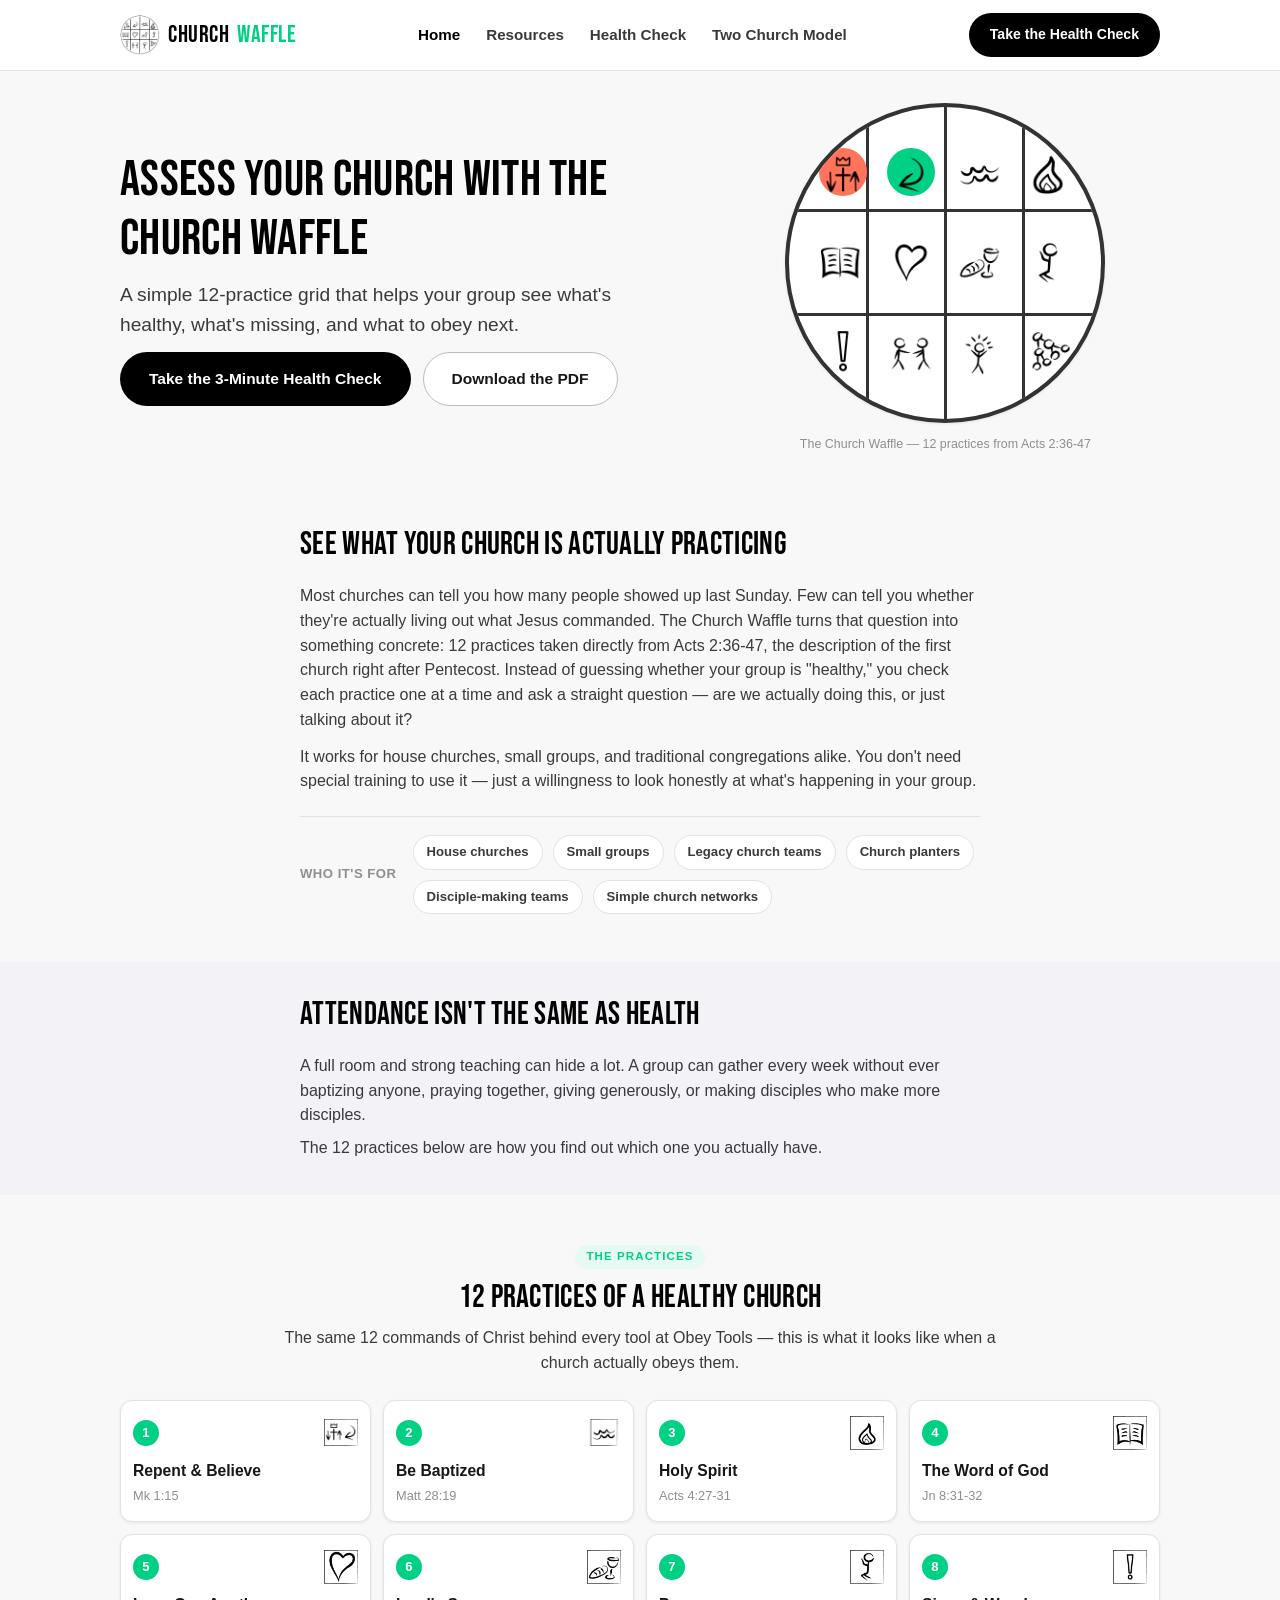
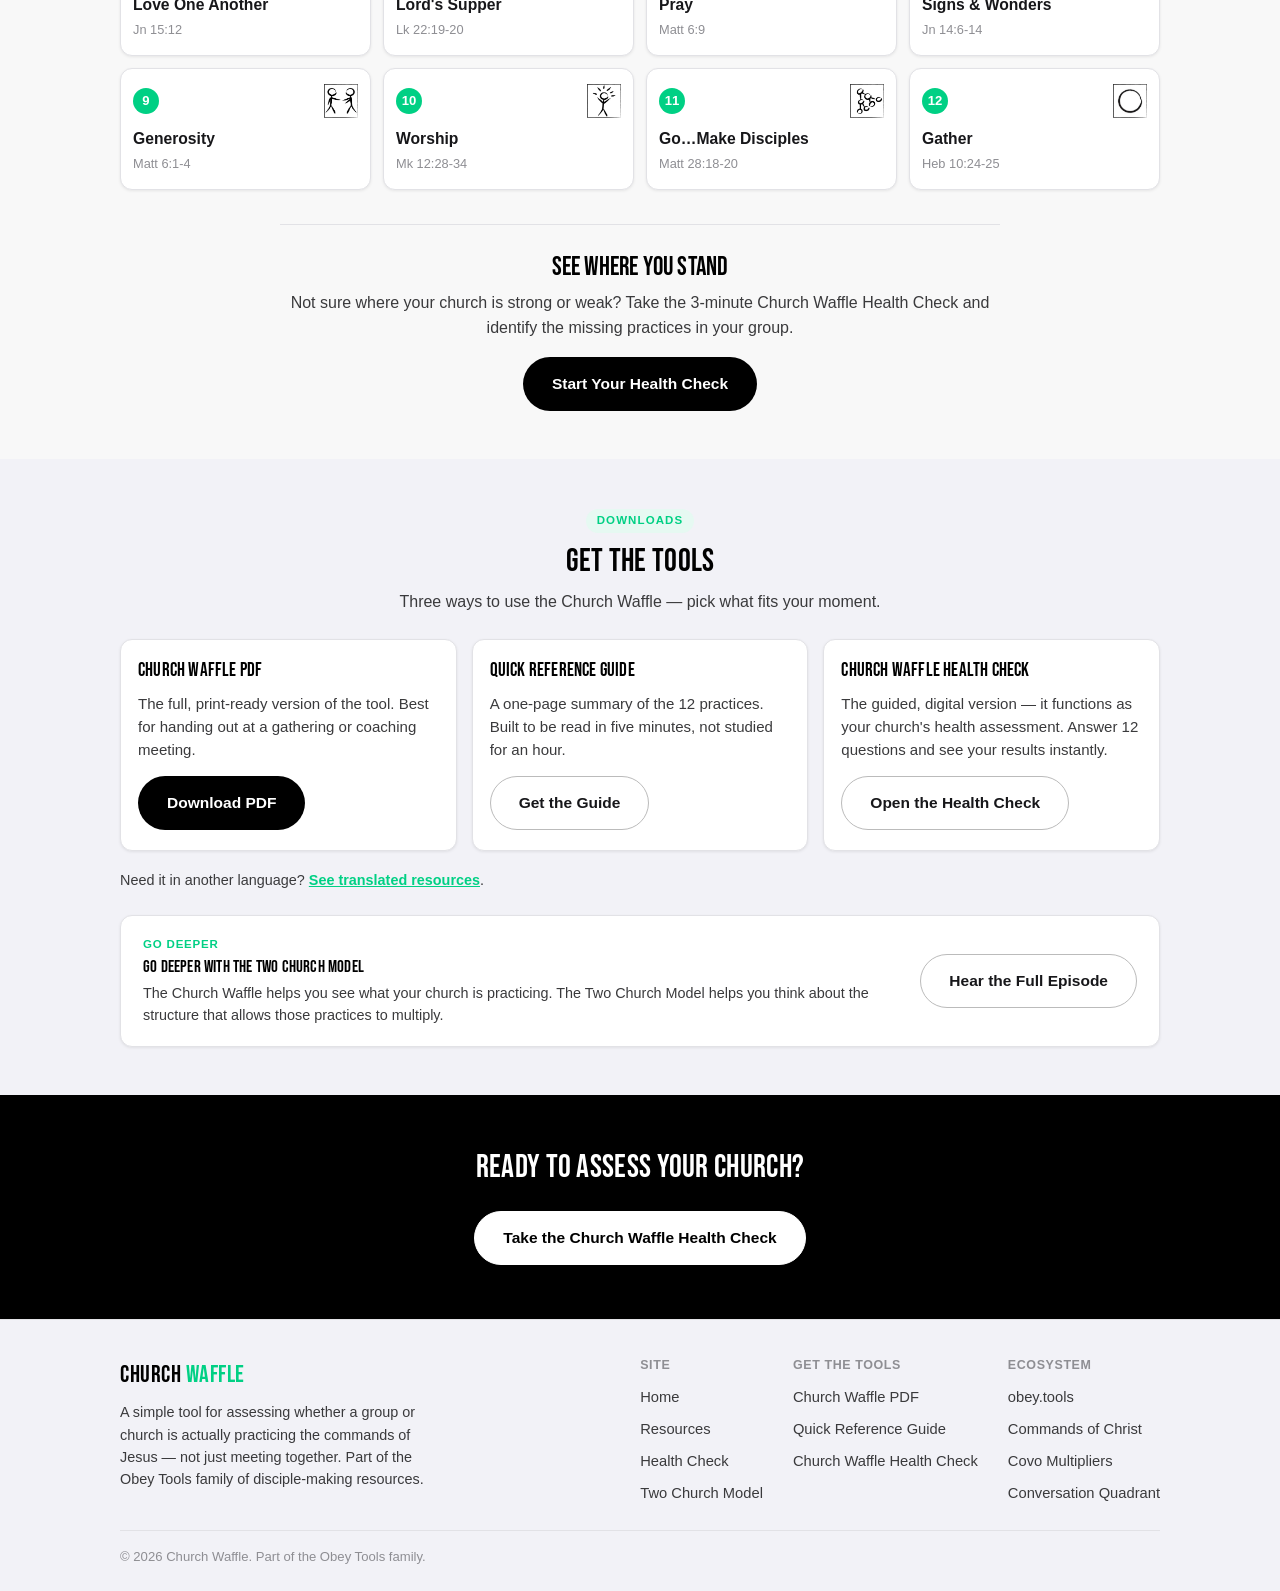
<file: index.html>
<!DOCTYPE html>
<html lang="en">
<head>
<meta charset="UTF-8">
<meta name="viewport" content="width=device-width, initial-scale=1.0">
<title>Church Waffle | Simple Church Health Assessment Tool</title>
<meta name="description" content="Use the Church Waffle to assess whether your church or group is practicing the commands of Jesus. Download the tool, take the health check, and learn next steps.">
<link rel="canonical" href="https://churchwaffle.com/">

<meta property="og:type" content="website">
<meta property="og:title" content="Church Waffle | Simple Church Health Assessment Tool">
<meta property="og:description" content="Use the Church Waffle to assess whether your church or group is practicing the commands of Jesus. Download the tool, take the health check, and learn next steps.">
<meta property="og:url" content="https://churchwaffle.com/">
<meta property="og:site_name" content="Church Waffle">
<meta property="og:image" content="https://churchwaffle.com/assets/og-image.png">

<meta name="twitter:card" content="summary_large_image">
<meta name="twitter:title" content="Church Waffle | Simple Church Health Assessment Tool">
<meta name="twitter:description" content="Use the Church Waffle to assess whether your church or group is practicing the commands of Jesus. Download the tool, take the health check, and learn next steps.">
<meta name="twitter:image" content="https://churchwaffle.com/assets/og-image.png">

<link rel="icon" type="image/x-icon" href="assets/favicons/favicon.ico">
<link rel="icon" type="image/png" sizes="32x32" href="assets/favicons/favicon-32x32.png">
<link rel="icon" type="image/png" sizes="16x16" href="assets/favicons/favicon-16x16.png">
<link rel="apple-touch-icon" sizes="180x180" href="assets/favicons/apple-touch-icon.png">
<link rel="icon" type="image/png" sizes="192x192" href="assets/favicons/android-chrome-192x192.png">
<link rel="icon" type="image/png" sizes="512x512" href="assets/favicons/android-chrome-512x512.png">
<link rel="manifest" href="assets/favicons/site.webmanifest">
<meta name="theme-color" content="#000000">
<link rel="preconnect" href="https://fonts.googleapis.com">
<link rel="preconnect" href="https://fonts.gstatic.com" crossorigin>
<link rel="stylesheet" href="https://fonts.googleapis.com/css2?family=Bebas+Neue&display=swap">
<link rel="stylesheet" href="css/style.css?v=11">
</head>
<body>

<header class="site-header">
  <nav class="nav">
    <a href="index.html" class="nav-logo"><img src="assets/favicons/android-chrome-192x192.png" alt="" width="28" height="28" class="nav-logo-icon">CHURCH <span>WAFFLE</span></a>
    <button class="nav-toggle" aria-label="Toggle navigation" aria-expanded="false">
      <span></span><span></span><span></span>
    </button>
    <ul class="nav-links">
      <li><a href="index.html" aria-current="page">Home</a></li>
      <li><a href="resources.html">Resources</a></li>
      <li><a href="diagnostic.html">Health Check</a></li>
      <li><a href="two-church-model.html">Two Church Model</a></li>
    </ul>
    <div class="nav-cta">
      <a href="#" data-link="diagnostic" class="btn btn-primary">Take the Health Check</a>
    </div>
  </nav>
</header>

<main>

  <!-- Hero -->
  <section class="hero">
    <div class="container">
      <div class="hero-grid">
        <div class="hero-copy">
          <h1>Assess Your Church With the Church Waffle</h1>
          <p class="subhead">A simple 12-practice grid that helps your group see what's healthy, what's missing, and what to obey next.</p>
          <div class="btn-row">
            <a href="#" data-link="diagnostic" class="btn btn-primary">Take the 3-Minute Health Check</a>
            <a href="#" data-link="pdf" class="btn btn-secondary">Download the PDF</a>
          </div>
        </div>
        <div class="church-circle-wrap">
          <div class="church-circle" role="img" aria-label="The Church Waffle: a circle divided into 12 practices from Acts 2:36-47 — believe the gospel, repent, be baptized, receive the Spirit, word, love, Lord's Supper, pray, signs and wonders, give, worship, make disciples">
            <div class="vertical-line left"></div>
            <div class="vertical-line center"></div>
            <div class="vertical-line right"></div>
            <div class="horizontal-line top"></div>
            <div class="horizontal-line bottom"></div>
            <div class="icon-grid" aria-hidden="true">
              <div class="icon-cell"><img src="assets/images/icons/gospel-icon.webp" alt="Believe the Gospel"></div>
              <div class="icon-cell"><img src="assets/images/icons/repent-icon.webp" alt="Repent"></div>
              <div class="icon-cell"><img src="assets/images/icons/baptism-icon.webp" alt="Be Baptized"></div>
              <div class="icon-cell"><img src="assets/images/icons/holy-spirit-icon.webp" alt="Receive the Spirit"></div>
              <div class="icon-cell"><img src="assets/images/icons/word-icon.webp" alt="Word"></div>
              <div class="icon-cell"><img src="assets/images/icons/love-icon.webp" alt="Love"></div>
              <div class="icon-cell"><img src="assets/images/icons/lords-supper-icon.webp" alt="Lord's Supper"></div>
              <div class="icon-cell"><img src="assets/images/icons/pray-icon.webp" alt="Pray"></div>
              <div class="icon-cell"><img src="assets/images/icons/signs-and-wonders-icon.webp" alt="Signs and Wonders"></div>
              <div class="icon-cell"><img src="assets/images/icons/give-icon.webp" alt="Give"></div>
              <div class="icon-cell"><img src="assets/images/icons/worship-icon.webp" alt="Worship"></div>
              <div class="icon-cell"><img src="assets/images/icons/go-make-disciples-icon.webp" alt="Make Disciples"></div>
            </div>
          </div>
          <p class="waffle-caption">The Church Waffle — 12 practices from Acts 2:36-47</p>
        </div>
      </div>
    </div>
  </section>

  <!-- The problem + how the Church Waffle solves it -->
  <section class="section">
    <div class="container-narrow">
      <div class="section-header align-left">
        <h2>See What Your Church Is Actually Practicing</h2>
      </div>
      <p>Most churches can tell you how many people showed up last Sunday. Few can tell you whether they're actually living out what Jesus commanded. The Church Waffle turns that question into something concrete: 12 practices taken directly from Acts 2:36-47, the description of the first church right after Pentecost. Instead of guessing whether your group is "healthy," you check each practice one at a time and ask a straight question — are we actually doing this, or just talking about it?</p>
      <p style="margin-top:12px;">It works for house churches, small groups, and traditional congregations alike. You don't need special training to use it — just a willingness to look honestly at what's happening in your group.</p>
      <div class="audience-row">
        <span class="audience-row-label">Who it's for</span>
        <div class="audience-tags audience-tags-sm">
          <span class="audience-tag">House churches</span>
          <span class="audience-tag">Small groups</span>
          <span class="audience-tag">Legacy church teams</span>
          <span class="audience-tag">Church planters</span>
          <span class="audience-tag">Disciple-making teams</span>
          <span class="audience-tag">Simple church networks</span>
        </div>
      </div>
    </div>
  </section>

  <!-- The problem it solves -->
  <section class="section section-alt section-tight">
    <div class="container-narrow">
      <div class="section-header align-left">
        <h2>Attendance Isn't the Same as Health</h2>
      </div>
      <p>A full room and strong teaching can hide a lot. A group can gather every week without ever baptizing anyone, praying together, giving generously, or making disciples who make more disciples.</p>
      <p style="margin-top:8px;">The 12 practices below are how you find out which one you actually have.</p>
    </div>
  </section>

  <!-- The 12 practices + health check CTA -->
  <section class="section">
    <div class="container">
      <div class="section-header">
        <span class="eyebrow">The Practices</span>
        <h2>12 Practices of a Healthy Church</h2>
        <p>The same 12 commands of Christ behind every tool at Obey Tools — this is what it looks like when a church actually obeys them.</p>
      </div>
      <div class="practice-grid">
        <div class="practice-card">
          <div class="practice-card-top"><span class="practice-num">1</span><img src="assets/images/practices/repent-believe.webp" alt="" class="practice-icon"></div>
          <div class="practice-title">Repent &amp; Believe</div><div class="practice-ref">Mk 1:15</div>
        </div>
        <div class="practice-card">
          <div class="practice-card-top"><span class="practice-num">2</span><img src="assets/images/practices/be-baptized.webp" alt="" class="practice-icon"></div>
          <div class="practice-title">Be Baptized</div><div class="practice-ref">Matt 28:19</div>
        </div>
        <div class="practice-card">
          <div class="practice-card-top"><span class="practice-num">3</span><img src="assets/images/practices/holy-spirit.webp" alt="" class="practice-icon"></div>
          <div class="practice-title">Holy Spirit</div><div class="practice-ref">Acts 4:27-31</div>
        </div>
        <div class="practice-card">
          <div class="practice-card-top"><span class="practice-num">4</span><img src="assets/images/practices/word.webp" alt="" class="practice-icon"></div>
          <div class="practice-title">The Word of God</div><div class="practice-ref">Jn 8:31-32</div>
        </div>
        <div class="practice-card">
          <div class="practice-card-top"><span class="practice-num">5</span><img src="assets/images/practices/love.webp" alt="" class="practice-icon"></div>
          <div class="practice-title">Love One Another</div><div class="practice-ref">Jn 15:12</div>
        </div>
        <div class="practice-card">
          <div class="practice-card-top"><span class="practice-num">6</span><img src="assets/images/practices/lords-supper.webp" alt="" class="practice-icon"></div>
          <div class="practice-title">Lord's Supper</div><div class="practice-ref">Lk 22:19-20</div>
        </div>
        <div class="practice-card">
          <div class="practice-card-top"><span class="practice-num">7</span><img src="assets/images/practices/pray.webp" alt="" class="practice-icon"></div>
          <div class="practice-title">Pray</div><div class="practice-ref">Matt 6:9</div>
        </div>
        <div class="practice-card">
          <div class="practice-card-top"><span class="practice-num">8</span><img src="assets/images/practices/signs-wonders.webp" alt="" class="practice-icon"></div>
          <div class="practice-title">Signs &amp; Wonders</div><div class="practice-ref">Jn 14:6-14</div>
        </div>
        <div class="practice-card">
          <div class="practice-card-top"><span class="practice-num">9</span><img src="assets/images/practices/generosity.webp" alt="" class="practice-icon"></div>
          <div class="practice-title">Generosity</div><div class="practice-ref">Matt 6:1-4</div>
        </div>
        <div class="practice-card">
          <div class="practice-card-top"><span class="practice-num">10</span><img src="assets/images/practices/worship.webp" alt="" class="practice-icon"></div>
          <div class="practice-title">Worship</div><div class="practice-ref">Mk 12:28-34</div>
        </div>
        <div class="practice-card">
          <div class="practice-card-top"><span class="practice-num">11</span><img src="assets/images/practices/make-disciples.webp" alt="" class="practice-icon"></div>
          <div class="practice-title">Go&hellip;Make Disciples</div><div class="practice-ref">Matt 28:18-20</div>
        </div>
        <div class="practice-card">
          <div class="practice-card-top"><span class="practice-num">12</span><img src="assets/images/practices/gather.webp" alt="" class="practice-icon"></div>
          <div class="practice-title">Gather</div><div class="practice-ref">Heb 10:24-25</div>
        </div>
      </div>
      <div class="practices-cta">
        <h3>See Where You Stand</h3>
        <p>Not sure where your church is strong or weak? Take the 3-minute Church Waffle Health Check and identify the missing practices in your group.</p>
        <div class="mt-16">
          <a href="#" data-link="diagnostic" class="btn btn-primary">Start Your Health Check</a>
        </div>
      </div>
    </div>
  </section>

  <!-- Get the tools -->
  <section class="section section-alt">
    <div class="container">
      <div class="section-header">
        <span class="eyebrow">Downloads</span>
        <h2>Get the Tools</h2>
        <p>Three ways to use the Church Waffle — pick what fits your moment.</p>
      </div>
      <div class="card-grid">
        <div class="card">
          <h3>Church Waffle PDF</h3>
          <p>The full, print-ready version of the tool. Best for handing out at a gathering or coaching meeting.</p>
          <a href="#" data-link="pdf" class="btn btn-primary">Download PDF</a>
        </div>
        <div class="card">
          <h3>Quick Reference Guide</h3>
          <p>A one-page summary of the 12 practices. Built to be read in five minutes, not studied for an hour.</p>
          <a href="#" data-link="quickReference" class="btn btn-secondary">Get the Guide</a>
        </div>
        <div class="card">
          <h3>Church Waffle Health Check</h3>
          <p>The guided, digital version — it functions as your church's health assessment. Answer 12 questions and see your results instantly.</p>
          <a href="#" data-link="diagnostic" class="btn btn-secondary">Open the Health Check</a>
        </div>
      </div>
      <p style="margin-top:18px; font-size:0.9rem;">Need it in another language? <a href="resources.html#translations" style="color:var(--cw-accent-dark); font-weight:600;">See translated resources</a>.</p>

      <div class="recommend-card">
        <div class="recommend-card-copy">
          <span class="recommend-card-label">Go Deeper</span>
          <h3>Go Deeper With the Two Church Model</h3>
          <p>The Church Waffle helps you see what your church is practicing. The Two Church Model helps you think about the structure that allows those practices to multiply.</p>
        </div>
        <a href="two-church-model.html" class="btn btn-secondary">Hear the Full Episode</a>
      </div>
    </div>
  </section>

  <!-- Final CTA -->
  <section class="section-cta">
    <div class="container-narrow">
      <h2>Ready to Assess Your Church?</h2>
      <div class="mt-24">
        <a href="#" data-link="diagnostic" class="btn btn-secondary">Take the Church Waffle Health Check</a>
      </div>
    </div>
  </section>

</main>

<footer class="site-footer">
  <div class="container">
    <div class="footer-top">
      <div class="footer-brand">
        <a href="index.html" class="nav-logo">CHURCH <span>WAFFLE</span></a>
        <p>A simple tool for assessing whether a group or church is actually practicing the commands of Jesus — not just meeting together. Part of the Obey Tools family of disciple-making resources.</p>
      </div>
      <div class="footer-links">
        <div class="footer-col">
          <h4>Site</h4>
          <ul>
            <li><a href="index.html">Home</a></li>
            <li><a href="resources.html">Resources</a></li>
            <li><a href="diagnostic.html">Health Check</a></li>
            <li><a href="two-church-model.html">Two Church Model</a></li>
          </ul>
        </div>
        <div class="footer-col">
          <h4>Get the Tools</h4>
          <ul>
            <li><a href="#" data-link="pdf">Church Waffle PDF</a></li>
            <li><a href="#" data-link="quickReference">Quick Reference Guide</a></li>
            <li><a href="#" data-link="diagnostic">Church Waffle Health Check</a></li>
          </ul>
        </div>
        <div class="footer-col">
          <h4>Ecosystem</h4>
          <ul>
            <li><a href="#" data-link="obeyTools">obey.tools</a></li>
            <li><a href="#" data-link="commandsOfChrist">Commands of Christ</a></li>
            <li><a href="#" data-link="covoMultipliers">Covo Multipliers</a></li>
            <li><a href="#" data-link="conversationQuadrant">Conversation Quadrant</a></li>
          </ul>
        </div>
      </div>
    </div>
    <div class="footer-bottom">
      <span>&copy; <span id="cw-year"></span> Church Waffle. Part of the Obey Tools family.</span>
    </div>
  </div>
</footer>

<script src="js/links.js?v=6"></script>
<script src="js/main.js?v=6"></script>
</body>
</html>
</file>
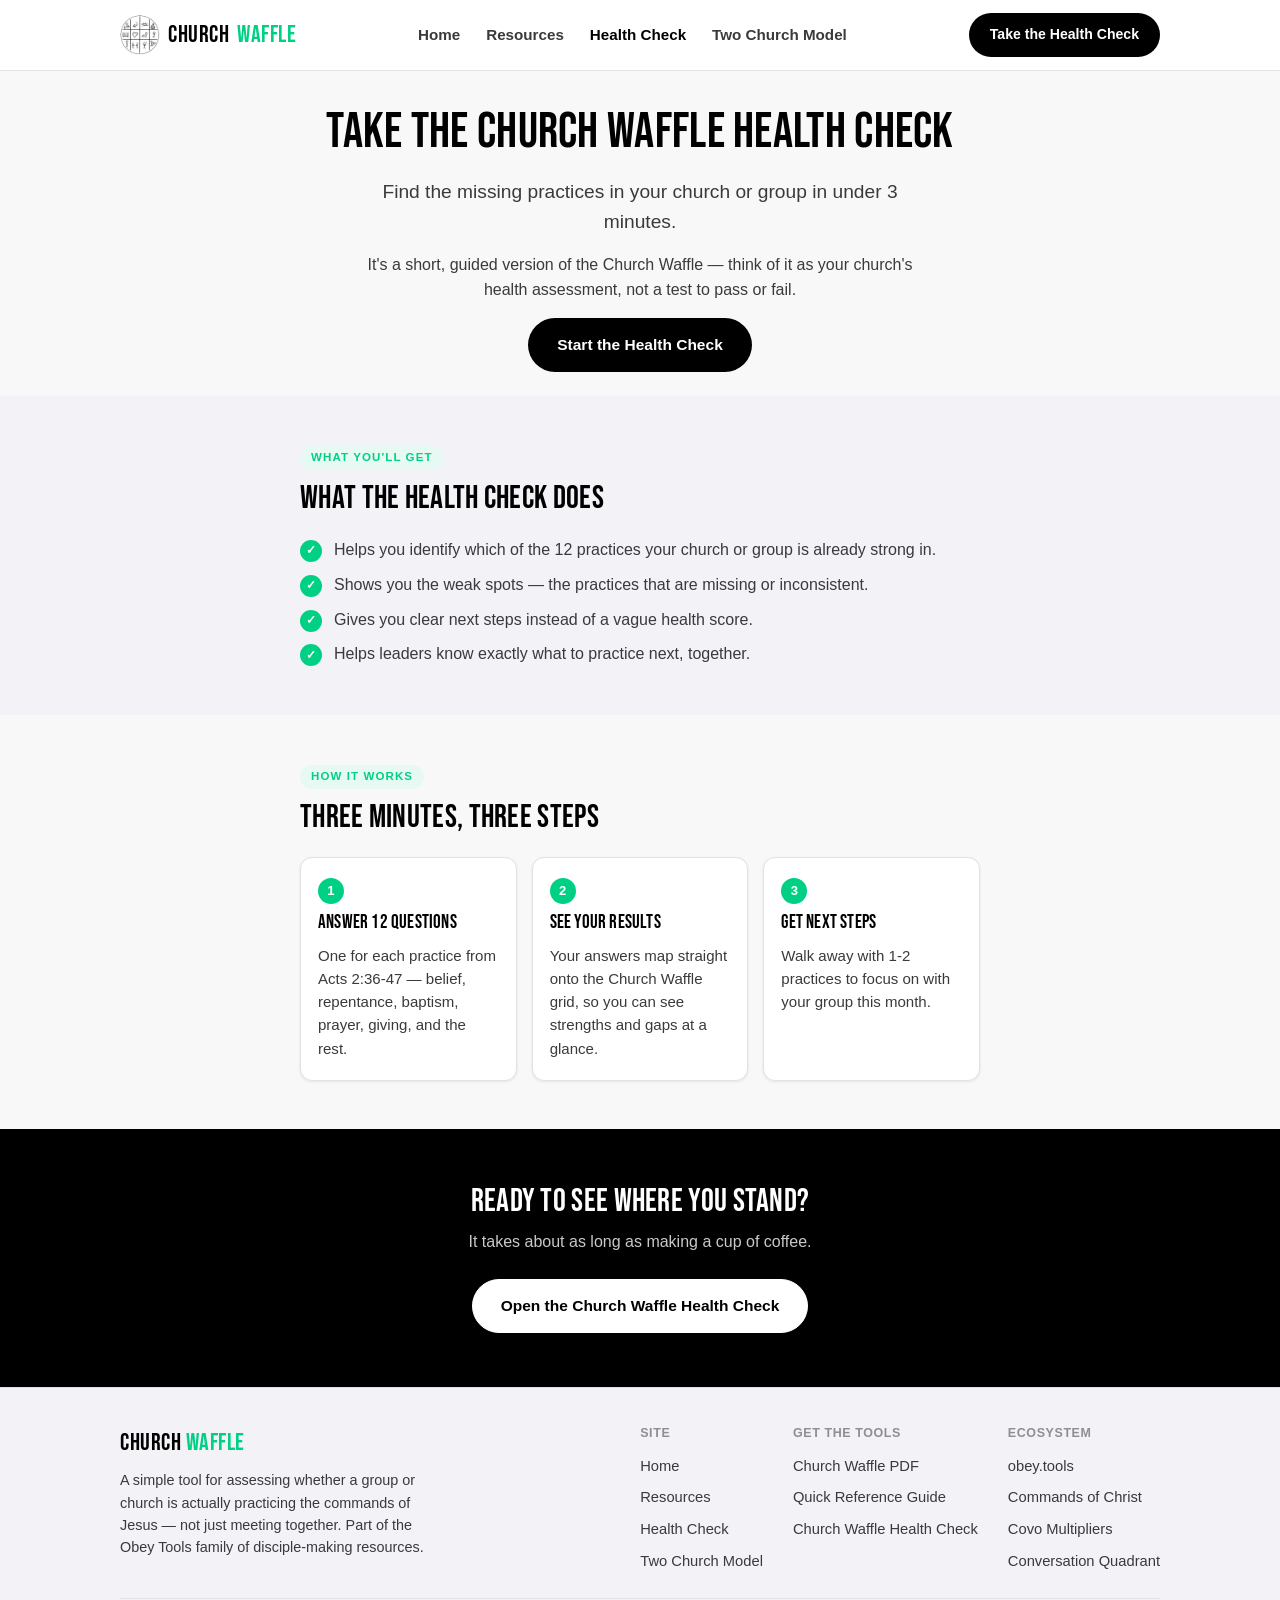
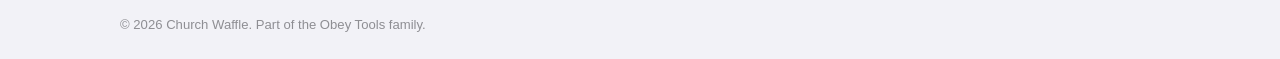
<file: diagnostic.html>
<!DOCTYPE html>
<html lang="en">
<head>
<meta charset="UTF-8">
<meta name="viewport" content="width=device-width, initial-scale=1.0">
<title>Church Waffle Health Check | See Where Your Church Stands in 3 Minutes</title>
<meta name="description" content="Find the missing practices in your church or group in under 3 minutes with the free Church Waffle Health Check.">
<link rel="canonical" href="https://churchwaffle.com/diagnostic.html">

<meta property="og:type" content="website">
<meta property="og:title" content="Church Waffle Health Check | See Where Your Church Stands in 3 Minutes">
<meta property="og:description" content="Find the missing practices in your church or group in under 3 minutes with the free Church Waffle Health Check.">
<meta property="og:url" content="https://churchwaffle.com/diagnostic.html">
<meta property="og:site_name" content="Church Waffle">
<meta property="og:image" content="https://churchwaffle.com/assets/og-image.png">

<meta name="twitter:card" content="summary_large_image">
<meta name="twitter:title" content="Church Waffle Health Check | See Where Your Church Stands in 3 Minutes">
<meta name="twitter:description" content="Find the missing practices in your church or group in under 3 minutes with the free Church Waffle Health Check.">
<meta name="twitter:image" content="https://churchwaffle.com/assets/og-image.png">

<link rel="icon" type="image/x-icon" href="assets/favicons/favicon.ico">
<link rel="icon" type="image/png" sizes="32x32" href="assets/favicons/favicon-32x32.png">
<link rel="icon" type="image/png" sizes="16x16" href="assets/favicons/favicon-16x16.png">
<link rel="apple-touch-icon" sizes="180x180" href="assets/favicons/apple-touch-icon.png">
<link rel="icon" type="image/png" sizes="192x192" href="assets/favicons/android-chrome-192x192.png">
<link rel="icon" type="image/png" sizes="512x512" href="assets/favicons/android-chrome-512x512.png">
<link rel="manifest" href="assets/favicons/site.webmanifest">
<meta name="theme-color" content="#000000">
<link rel="preconnect" href="https://fonts.googleapis.com">
<link rel="preconnect" href="https://fonts.gstatic.com" crossorigin>
<link rel="stylesheet" href="https://fonts.googleapis.com/css2?family=Bebas+Neue&display=swap">
<link rel="stylesheet" href="css/style.css?v=11">
</head>
<body>

<header class="site-header">
  <nav class="nav">
    <a href="index.html" class="nav-logo"><img src="assets/favicons/android-chrome-192x192.png" alt="" width="28" height="28" class="nav-logo-icon">CHURCH <span>WAFFLE</span></a>
    <button class="nav-toggle" aria-label="Toggle navigation" aria-expanded="false">
      <span></span><span></span><span></span>
    </button>
    <ul class="nav-links">
      <li><a href="index.html">Home</a></li>
      <li><a href="resources.html">Resources</a></li>
      <li><a href="diagnostic.html" aria-current="page">Health Check</a></li>
      <li><a href="two-church-model.html">Two Church Model</a></li>
    </ul>
    <div class="nav-cta">
      <a href="#" data-link="diagnostic" class="btn btn-primary">Take the Health Check</a>
    </div>
  </nav>
</header>

<main>

  <!-- Above the fold -->
  <section class="hero">
    <div class="container-narrow">
      <h1>Take the Church Waffle Health Check</h1>
      <p class="subhead">Find the missing practices in your church or group in under 3 minutes.</p>
      <p style="max-width:560px; margin:0 auto;">It's a short, guided version of the Church Waffle — think of it as your church's health assessment, not a test to pass or fail.</p>
      <div class="btn-row" style="justify-content:center;">
        <a href="#" data-link="diagnostic" class="btn btn-primary">Start the Health Check</a>
      </div>
    </div>
  </section>

  <!-- What it does -->
  <section class="section section-alt">
    <div class="container-narrow">
      <div class="section-header align-left">
        <span class="eyebrow">What you'll get</span>
        <h2>What the Health Check Does</h2>
      </div>
      <ul class="check-list">
        <li>Helps you identify which of the 12 practices your church or group is already strong in.</li>
        <li>Shows you the weak spots — the practices that are missing or inconsistent.</li>
        <li>Gives you clear next steps instead of a vague health score.</li>
        <li>Helps leaders know exactly what to practice next, together.</li>
      </ul>
    </div>
  </section>

  <!-- How it works -->
  <section class="section">
    <div class="container-narrow">
      <div class="section-header align-left">
        <span class="eyebrow">How it works</span>
        <h2>Three Minutes, Three Steps</h2>
      </div>
      <div class="card-grid">
        <div class="card">
          <span class="practice-num">1</span>
          <h3>Answer 12 questions</h3>
          <p>One for each practice from Acts 2:36-47 — belief, repentance, baptism, prayer, giving, and the rest.</p>
        </div>
        <div class="card">
          <span class="practice-num">2</span>
          <h3>See your results</h3>
          <p>Your answers map straight onto the Church Waffle grid, so you can see strengths and gaps at a glance.</p>
        </div>
        <div class="card">
          <span class="practice-num">3</span>
          <h3>Get next steps</h3>
          <p>Walk away with 1-2 practices to focus on with your group this month.</p>
        </div>
      </div>
    </div>
  </section>

  <!-- Repeated CTA -->
  <section class="section-cta">
    <div class="container-narrow">
      <h2>Ready to See Where You Stand?</h2>
      <p style="color:#c9c9cc; margin-top:8px;">It takes about as long as making a cup of coffee.</p>
      <div class="mt-24">
        <a href="#" data-link="diagnostic" class="btn btn-secondary">Open the Church Waffle Health Check</a>
      </div>
    </div>
  </section>

</main>

<footer class="site-footer">
  <div class="container">
    <div class="footer-top">
      <div class="footer-brand">
        <a href="index.html" class="nav-logo">CHURCH <span>WAFFLE</span></a>
        <p>A simple tool for assessing whether a group or church is actually practicing the commands of Jesus — not just meeting together. Part of the Obey Tools family of disciple-making resources.</p>
      </div>
      <div class="footer-links">
        <div class="footer-col">
          <h4>Site</h4>
          <ul>
            <li><a href="index.html">Home</a></li>
            <li><a href="resources.html">Resources</a></li>
            <li><a href="diagnostic.html">Health Check</a></li>
            <li><a href="two-church-model.html">Two Church Model</a></li>
          </ul>
        </div>
        <div class="footer-col">
          <h4>Get the Tools</h4>
          <ul>
            <li><a href="#" data-link="pdf">Church Waffle PDF</a></li>
            <li><a href="#" data-link="quickReference">Quick Reference Guide</a></li>
            <li><a href="#" data-link="diagnostic">Church Waffle Health Check</a></li>
          </ul>
        </div>
        <div class="footer-col">
          <h4>Ecosystem</h4>
          <ul>
            <li><a href="#" data-link="obeyTools">obey.tools</a></li>
            <li><a href="#" data-link="commandsOfChrist">Commands of Christ</a></li>
            <li><a href="#" data-link="covoMultipliers">Covo Multipliers</a></li>
            <li><a href="#" data-link="conversationQuadrant">Conversation Quadrant</a></li>
          </ul>
        </div>
      </div>
    </div>
    <div class="footer-bottom">
      <span>&copy; <span id="cw-year"></span> Church Waffle. Part of the Obey Tools family.</span>
    </div>
  </div>
</footer>

<script src="js/links.js?v=6"></script>
<script src="js/main.js?v=6"></script>
</body>
</html>
</file>
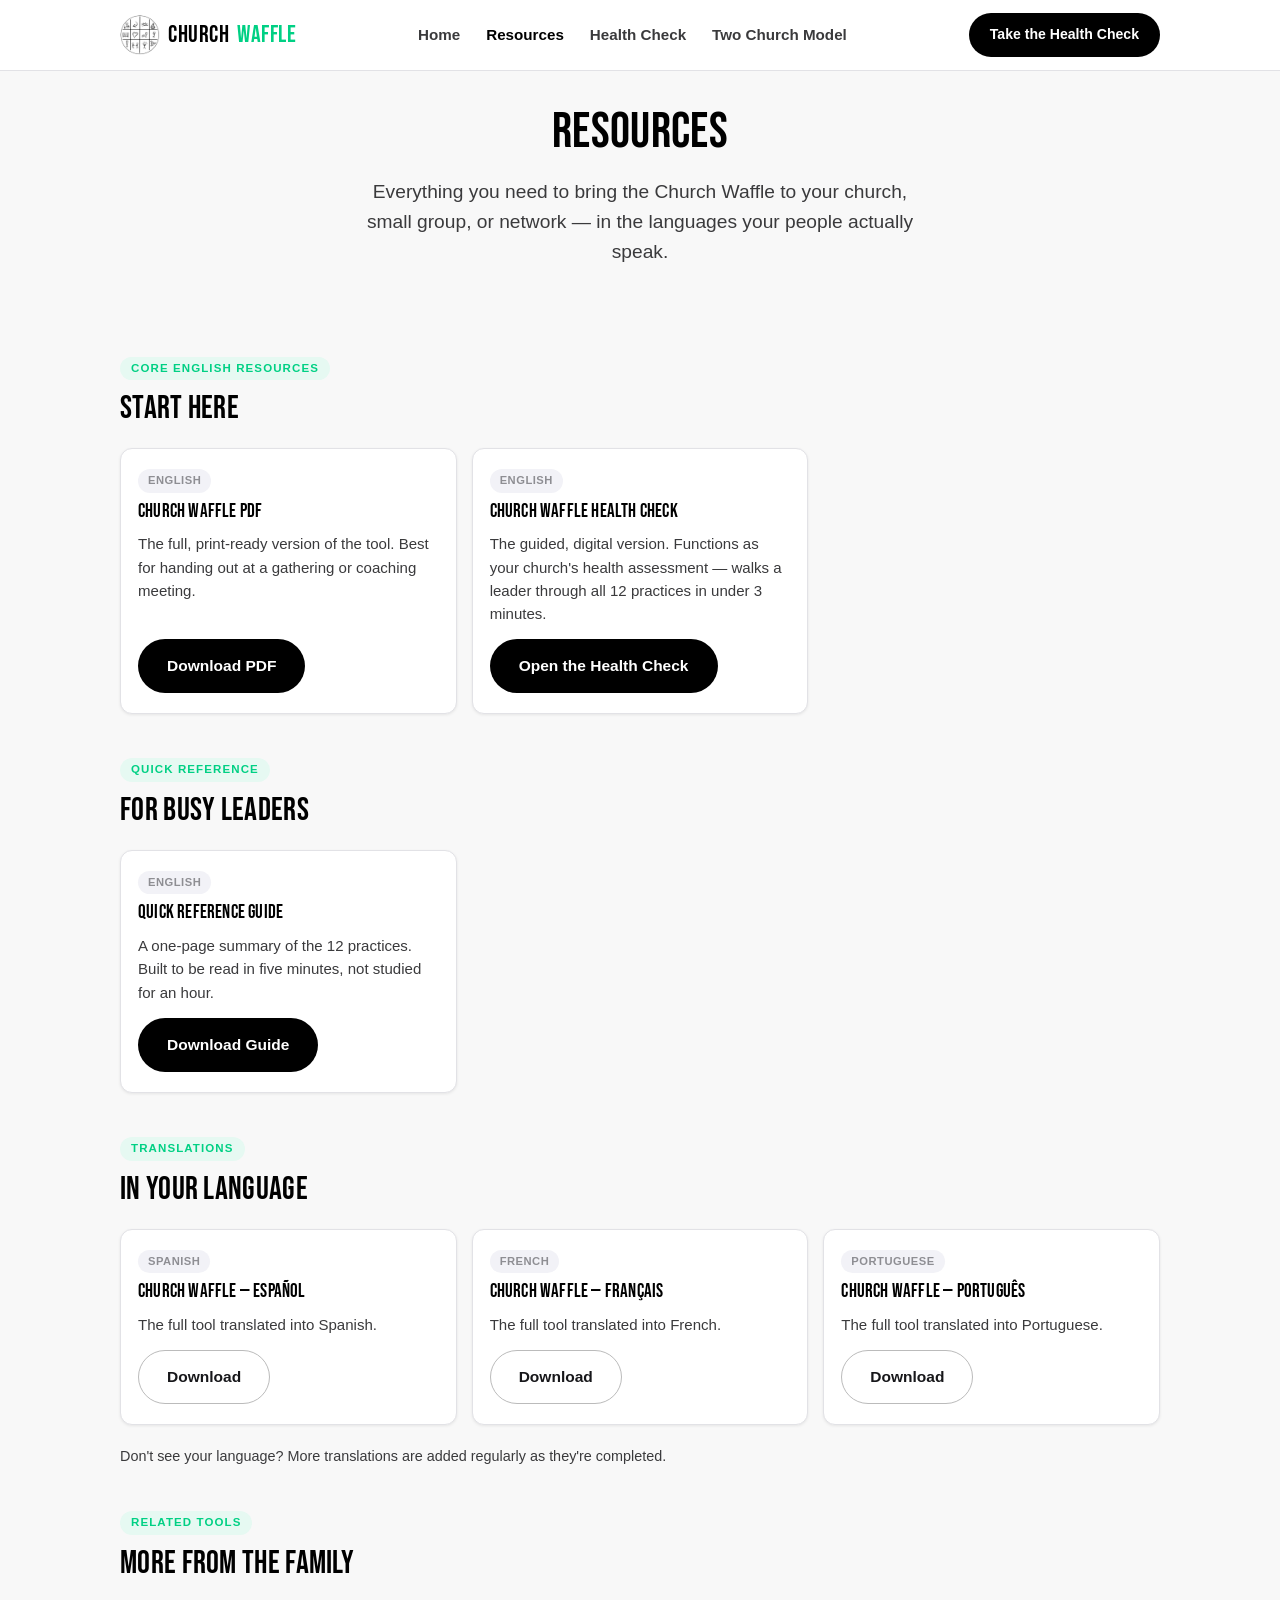
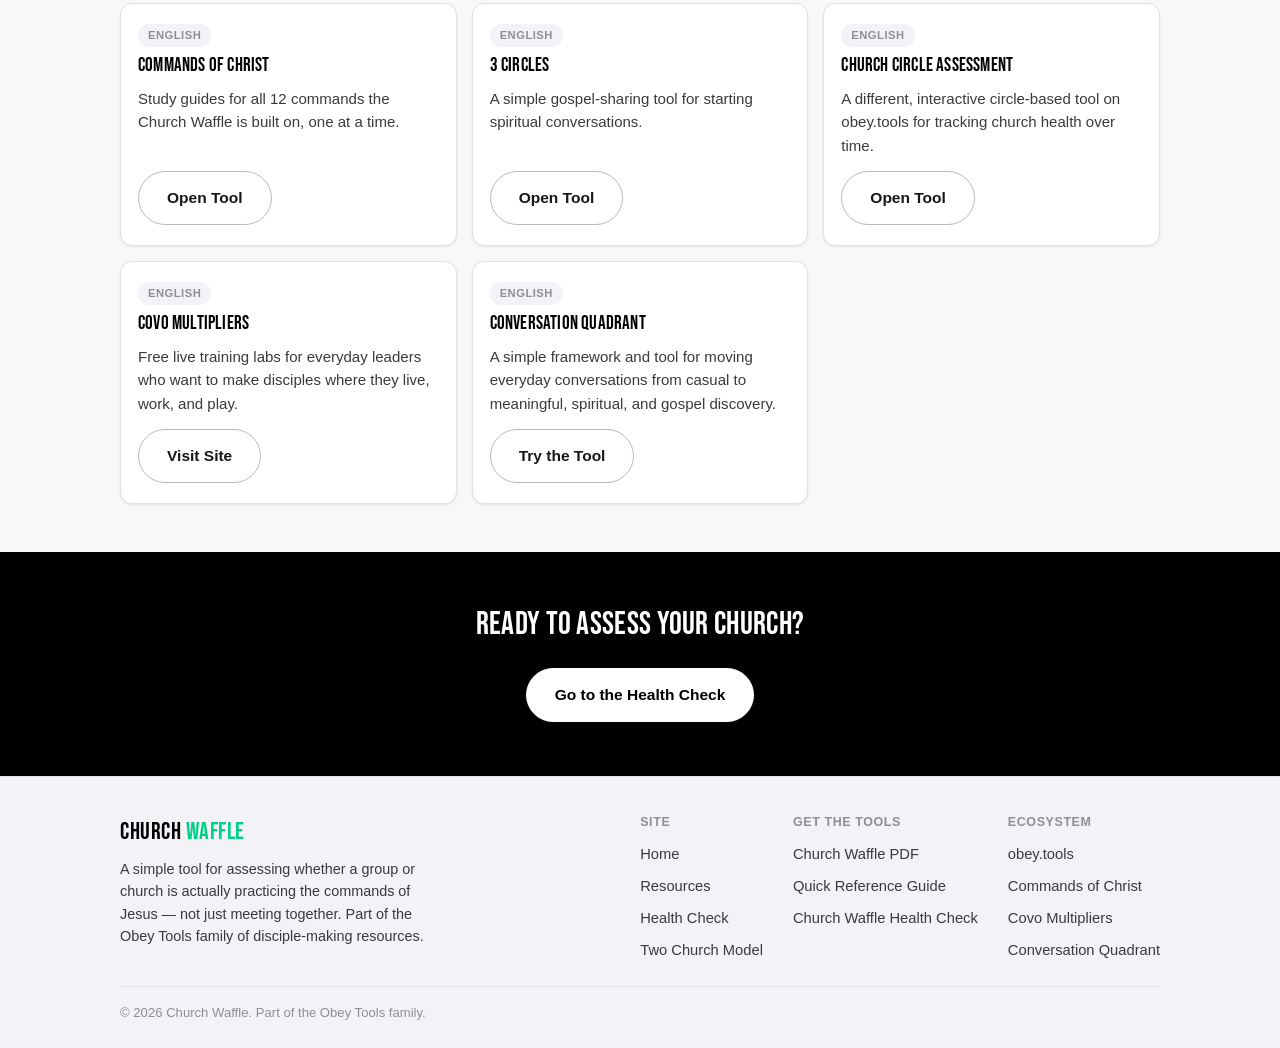
<file: resources.html>
<!DOCTYPE html>
<html lang="en">
<head>
<meta charset="UTF-8">
<meta name="viewport" content="width=device-width, initial-scale=1.0">
<title>Church Waffle Resources | Downloads, Guides, and Tools</title>
<meta name="description" content="Download the Church Waffle PDF, get the quick reference guide, find translated resources, and explore related disciple-making tools.">
<link rel="canonical" href="https://churchwaffle.com/resources.html">

<meta property="og:type" content="website">
<meta property="og:title" content="Church Waffle Resources | Downloads, Guides, and Tools">
<meta property="og:description" content="Download the Church Waffle PDF, get the quick reference guide, find translated resources, and explore related disciple-making tools.">
<meta property="og:url" content="https://churchwaffle.com/resources.html">
<meta property="og:site_name" content="Church Waffle">
<meta property="og:image" content="https://churchwaffle.com/assets/og-image.png">

<meta name="twitter:card" content="summary_large_image">
<meta name="twitter:title" content="Church Waffle Resources | Downloads, Guides, and Tools">
<meta name="twitter:description" content="Download the Church Waffle PDF, get the quick reference guide, find translated resources, and explore related disciple-making tools.">
<meta name="twitter:image" content="https://churchwaffle.com/assets/og-image.png">

<link rel="icon" type="image/x-icon" href="assets/favicons/favicon.ico">
<link rel="icon" type="image/png" sizes="32x32" href="assets/favicons/favicon-32x32.png">
<link rel="icon" type="image/png" sizes="16x16" href="assets/favicons/favicon-16x16.png">
<link rel="apple-touch-icon" sizes="180x180" href="assets/favicons/apple-touch-icon.png">
<link rel="icon" type="image/png" sizes="192x192" href="assets/favicons/android-chrome-192x192.png">
<link rel="icon" type="image/png" sizes="512x512" href="assets/favicons/android-chrome-512x512.png">
<link rel="manifest" href="assets/favicons/site.webmanifest">
<meta name="theme-color" content="#000000">
<link rel="preconnect" href="https://fonts.googleapis.com">
<link rel="preconnect" href="https://fonts.gstatic.com" crossorigin>
<link rel="stylesheet" href="https://fonts.googleapis.com/css2?family=Bebas+Neue&display=swap">
<link rel="stylesheet" href="css/style.css?v=11">
</head>
<body>

<header class="site-header">
  <nav class="nav">
    <a href="index.html" class="nav-logo"><img src="assets/favicons/android-chrome-192x192.png" alt="" width="28" height="28" class="nav-logo-icon">CHURCH <span>WAFFLE</span></a>
    <button class="nav-toggle" aria-label="Toggle navigation" aria-expanded="false">
      <span></span><span></span><span></span>
    </button>
    <ul class="nav-links">
      <li><a href="index.html">Home</a></li>
      <li><a href="resources.html" aria-current="page">Resources</a></li>
      <li><a href="diagnostic.html">Health Check</a></li>
      <li><a href="two-church-model.html">Two Church Model</a></li>
    </ul>
    <div class="nav-cta">
      <a href="#" data-link="diagnostic" class="btn btn-primary">Take the Health Check</a>
    </div>
  </nav>
</header>

<main>

  <section class="hero" style="padding-bottom:40px;">
    <div class="container-narrow">
      <h1>Resources</h1>
      <p class="subhead">Everything you need to bring the Church Waffle to your church, small group, or network — in the languages your people actually speak.</p>
    </div>
  </section>

  <section class="section">
    <div class="container">

      <div class="resource-category">
        <div class="section-header align-left">
          <span class="eyebrow">Core English Resources</span>
          <h2>Start Here</h2>
        </div>
        <div class="card-grid">
          <div class="card">
            <span class="card-lang">English</span>
            <h3>Church Waffle PDF</h3>
            <p>The full, print-ready version of the tool. Best for handing out at a gathering or coaching meeting.</p>
            <a href="#" data-link="pdf" class="btn btn-primary">Download PDF</a>
          </div>
          <div class="card">
            <span class="card-lang">English</span>
            <h3>Church Waffle Health Check</h3>
            <p>The guided, digital version. Functions as your church's health assessment — walks a leader through all 12 practices in under 3 minutes.</p>
            <a href="#" data-link="diagnostic" class="btn btn-primary">Open the Health Check</a>
          </div>
        </div>
      </div>

      <div class="resource-category" id="quick-reference">
        <div class="section-header align-left">
          <span class="eyebrow">Quick Reference</span>
          <h2>For Busy Leaders</h2>
        </div>
        <div class="card-grid">
          <div class="card">
            <span class="card-lang">English</span>
            <h3>Quick Reference Guide</h3>
            <p>A one-page summary of the 12 practices. Built to be read in five minutes, not studied for an hour.</p>
            <a href="#" data-link="quickReference" class="btn btn-primary">Download Guide</a>
          </div>
        </div>
      </div>

      <div class="resource-category" id="translations">
        <div class="section-header align-left">
          <span class="eyebrow">Translations</span>
          <h2>In Your Language</h2>
        </div>
        <div class="card-grid">
          <div class="card">
            <span class="card-lang">Spanish</span>
            <h3>Church Waffle — Español</h3>
            <p>The full tool translated into Spanish.</p>
            <a href="#" data-link="translationEs" class="btn btn-secondary">Download</a>
          </div>
          <div class="card">
            <span class="card-lang">French</span>
            <h3>Church Waffle — Français</h3>
            <p>The full tool translated into French.</p>
            <a href="#" data-link="translationFr" class="btn btn-secondary">Download</a>
          </div>
          <div class="card">
            <span class="card-lang">Portuguese</span>
            <h3>Church Waffle — Português</h3>
            <p>The full tool translated into Portuguese.</p>
            <a href="#" data-link="translationPt" class="btn btn-secondary">Download</a>
          </div>
        </div>
        <p style="margin-top:20px; font-size:0.9rem;">Don't see your language? More translations are added regularly as they're completed.</p>
      </div>

      <div class="resource-category">
        <div class="section-header align-left">
          <span class="eyebrow">Related Tools</span>
          <h2>More From the Family</h2>
        </div>
        <div class="card-grid">
          <div class="card">
            <span class="card-lang">English</span>
            <h3>Commands of Christ</h3>
            <p>Study guides for all 12 commands the Church Waffle is built on, one at a time.</p>
            <a href="#" data-link="commandsOfChrist" class="btn btn-secondary">Open Tool</a>
          </div>
          <div class="card">
            <span class="card-lang">English</span>
            <h3>3 Circles</h3>
            <p>A simple gospel-sharing tool for starting spiritual conversations.</p>
            <a href="#" data-link="threeCircles" class="btn btn-secondary">Open Tool</a>
          </div>
          <div class="card">
            <span class="card-lang">English</span>
            <h3>Church Circle Assessment</h3>
            <p>A different, interactive circle-based tool on obey.tools for tracking church health over time.</p>
            <a href="#" data-link="churchAssessmentTool" class="btn btn-secondary">Open Tool</a>
          </div>
          <div class="card">
            <span class="card-lang">English</span>
            <h3>Covo Multipliers</h3>
            <p>Free live training labs for everyday leaders who want to make disciples where they live, work, and play.</p>
            <a href="#" data-link="covoMultipliers" class="btn btn-secondary">Visit Site</a>
          </div>
          <div class="card">
            <span class="card-lang">English</span>
            <h3>Conversation Quadrant</h3>
            <p>A simple framework and tool for moving everyday conversations from casual to meaningful, spiritual, and gospel discovery.</p>
            <a href="#" data-link="conversationQuadrant" class="btn btn-secondary">Try the Tool</a>
          </div>
        </div>
      </div>

    </div>
  </section>

  <section class="section-cta">
    <div class="container-narrow">
      <h2>Ready to Assess Your Church?</h2>
      <div class="mt-24">
        <a href="#" data-link="diagnostic" class="btn btn-secondary">Go to the Health Check</a>
      </div>
    </div>
  </section>

</main>

<footer class="site-footer">
  <div class="container">
    <div class="footer-top">
      <div class="footer-brand">
        <a href="index.html" class="nav-logo">CHURCH <span>WAFFLE</span></a>
        <p>A simple tool for assessing whether a group or church is actually practicing the commands of Jesus — not just meeting together. Part of the Obey Tools family of disciple-making resources.</p>
      </div>
      <div class="footer-links">
        <div class="footer-col">
          <h4>Site</h4>
          <ul>
            <li><a href="index.html">Home</a></li>
            <li><a href="resources.html">Resources</a></li>
            <li><a href="diagnostic.html">Health Check</a></li>
            <li><a href="two-church-model.html">Two Church Model</a></li>
          </ul>
        </div>
        <div class="footer-col">
          <h4>Get the Tools</h4>
          <ul>
            <li><a href="#" data-link="pdf">Church Waffle PDF</a></li>
            <li><a href="#" data-link="quickReference">Quick Reference Guide</a></li>
            <li><a href="#" data-link="diagnostic">Church Waffle Health Check</a></li>
          </ul>
        </div>
        <div class="footer-col">
          <h4>Ecosystem</h4>
          <ul>
            <li><a href="#" data-link="obeyTools">obey.tools</a></li>
            <li><a href="#" data-link="commandsOfChrist">Commands of Christ</a></li>
            <li><a href="#" data-link="covoMultipliers">Covo Multipliers</a></li>
            <li><a href="#" data-link="conversationQuadrant">Conversation Quadrant</a></li>
          </ul>
        </div>
      </div>
    </div>
    <div class="footer-bottom">
      <span>&copy; <span id="cw-year"></span> Church Waffle. Part of the Obey Tools family.</span>
    </div>
  </div>
</footer>

<script src="js/links.js?v=6"></script>
<script src="js/main.js?v=6"></script>
</body>
</html>
</file>
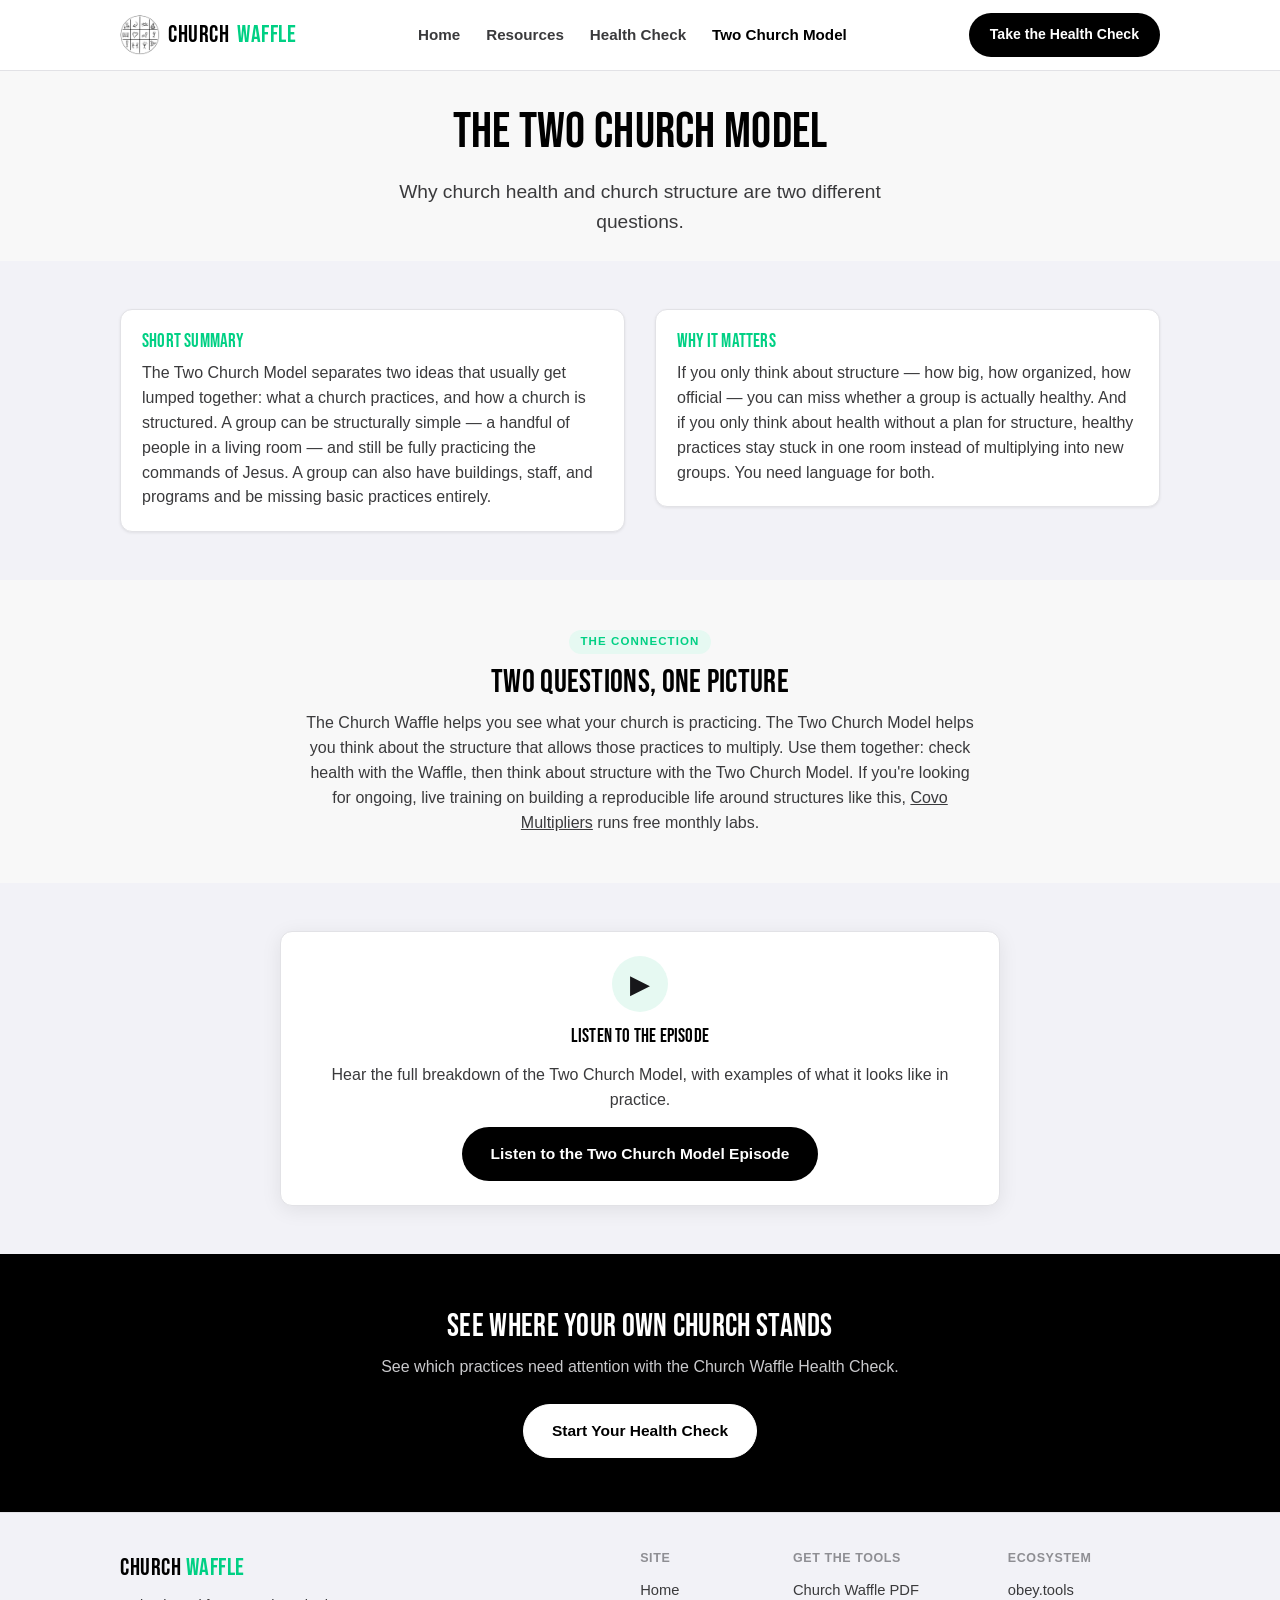
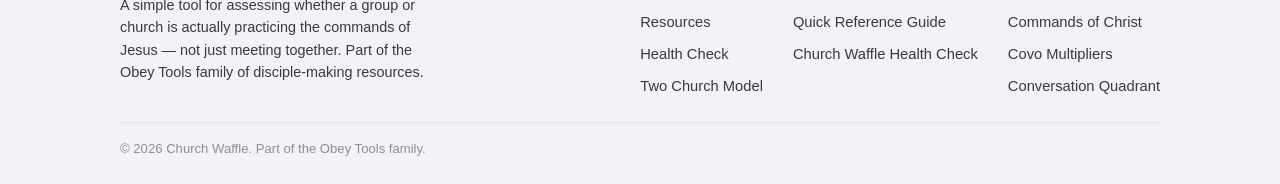
<file: two-church-model.html>
<!DOCTYPE html>
<html lang="en">
<head>
<meta charset="UTF-8">
<meta name="viewport" content="width=device-width, initial-scale=1.0">
<title>The Two Church Model | Church Waffle</title>
<meta name="description" content="Why church health and church structure are two different questions. Listen to the Two Church Model episode and see how it connects to the Church Waffle.">
<link rel="canonical" href="https://churchwaffle.com/two-church-model.html">

<meta property="og:type" content="website">
<meta property="og:title" content="The Two Church Model | Church Waffle">
<meta property="og:description" content="Why church health and church structure are two different questions. Listen to the Two Church Model episode and see how it connects to the Church Waffle.">
<meta property="og:url" content="https://churchwaffle.com/two-church-model.html">
<meta property="og:site_name" content="Church Waffle">
<meta property="og:image" content="https://churchwaffle.com/assets/og-image.png">

<meta name="twitter:card" content="summary_large_image">
<meta name="twitter:title" content="The Two Church Model | Church Waffle">
<meta name="twitter:description" content="Why church health and church structure are two different questions. Listen to the Two Church Model episode and see how it connects to the Church Waffle.">
<meta name="twitter:image" content="https://churchwaffle.com/assets/og-image.png">

<link rel="icon" type="image/x-icon" href="assets/favicons/favicon.ico">
<link rel="icon" type="image/png" sizes="32x32" href="assets/favicons/favicon-32x32.png">
<link rel="icon" type="image/png" sizes="16x16" href="assets/favicons/favicon-16x16.png">
<link rel="apple-touch-icon" sizes="180x180" href="assets/favicons/apple-touch-icon.png">
<link rel="icon" type="image/png" sizes="192x192" href="assets/favicons/android-chrome-192x192.png">
<link rel="icon" type="image/png" sizes="512x512" href="assets/favicons/android-chrome-512x512.png">
<link rel="manifest" href="assets/favicons/site.webmanifest">
<meta name="theme-color" content="#000000">
<link rel="preconnect" href="https://fonts.googleapis.com">
<link rel="preconnect" href="https://fonts.gstatic.com" crossorigin>
<link rel="stylesheet" href="https://fonts.googleapis.com/css2?family=Bebas+Neue&display=swap">
<link rel="stylesheet" href="css/style.css?v=11">
</head>
<body>

<header class="site-header">
  <nav class="nav">
    <a href="index.html" class="nav-logo"><img src="assets/favicons/android-chrome-192x192.png" alt="" width="28" height="28" class="nav-logo-icon">CHURCH <span>WAFFLE</span></a>
    <button class="nav-toggle" aria-label="Toggle navigation" aria-expanded="false">
      <span></span><span></span><span></span>
    </button>
    <ul class="nav-links">
      <li><a href="index.html">Home</a></li>
      <li><a href="resources.html">Resources</a></li>
      <li><a href="diagnostic.html">Health Check</a></li>
      <li><a href="two-church-model.html" aria-current="page">Two Church Model</a></li>
    </ul>
    <div class="nav-cta">
      <a href="#" data-link="diagnostic" class="btn btn-primary">Take the Health Check</a>
    </div>
  </nav>
</header>

<main>

  <section class="hero">
    <div class="container-narrow">
      <h1>The Two Church Model</h1>
      <p class="subhead">Why church health and church structure are two different questions.</p>
    </div>
  </section>

  <!-- Summary + why it matters -->
  <section class="section section-alt">
    <div class="container">
      <div class="two-col">
        <div class="model-card">
          <h3>Short Summary</h3>
          <p>The Two Church Model separates two ideas that usually get lumped together: what a church practices, and how a church is structured. A group can be structurally simple — a handful of people in a living room — and still be fully practicing the commands of Jesus. A group can also have buildings, staff, and programs and be missing basic practices entirely.</p>
        </div>
        <div class="model-card">
          <h3>Why It Matters</h3>
          <p>If you only think about structure — how big, how organized, how official — you can miss whether a group is actually healthy. And if you only think about health without a plan for structure, healthy practices stay stuck in one room instead of multiplying into new groups. You need language for both.</p>
        </div>
      </div>
    </div>
  </section>

  <!-- How it connects to the Waffle -->
  <section class="section">
    <div class="container-narrow text-center">
      <span class="eyebrow">The connection</span>
      <h2>Two Questions, One Picture</h2>
      <p>The Church Waffle helps you see what your church is practicing. The Two Church Model helps you think about the structure that allows those practices to multiply. Use them together: check health with the Waffle, then think about structure with the Two Church Model. If you're looking for ongoing, live training on building a reproducible life around structures like this, <a href="https://covomultipliers.com">Covo Multipliers</a> runs free monthly labs.</p>
    </div>
  </section>

  <!-- Episode embed placeholder -->
  <section class="section section-alt">
    <div class="container">
      <div class="episode-card">
        <div class="episode-icon" aria-hidden="true">▶</div>
        <h3>Listen to the Episode</h3>
        <p>Hear the full breakdown of the Two Church Model, with examples of what it looks like in practice.</p>
        <!--
          PLACEHOLDER EMBED — once the episode is live, replace this button
          with your podcast host's embed code (Spotify, Apple Podcasts, etc.)
          and update js/links.js -> podcast with the real episode URL.
        -->
        <a href="#" data-link="podcast" class="btn btn-primary">Listen to the Two Church Model Episode</a>
      </div>
    </div>
  </section>

  <!-- CTA back to the health check -->
  <section class="section-cta">
    <div class="container-narrow">
      <h2>See Where Your Own Church Stands</h2>
      <p style="color:#c9c9cc; margin-top:8px;">See which practices need attention with the Church Waffle Health Check.</p>
      <div class="mt-24">
        <a href="#" data-link="diagnostic" class="btn btn-secondary">Start Your Health Check</a>
      </div>
    </div>
  </section>

</main>

<footer class="site-footer">
  <div class="container">
    <div class="footer-top">
      <div class="footer-brand">
        <a href="index.html" class="nav-logo">CHURCH <span>WAFFLE</span></a>
        <p>A simple tool for assessing whether a group or church is actually practicing the commands of Jesus — not just meeting together. Part of the Obey Tools family of disciple-making resources.</p>
      </div>
      <div class="footer-links">
        <div class="footer-col">
          <h4>Site</h4>
          <ul>
            <li><a href="index.html">Home</a></li>
            <li><a href="resources.html">Resources</a></li>
            <li><a href="diagnostic.html">Health Check</a></li>
            <li><a href="two-church-model.html">Two Church Model</a></li>
          </ul>
        </div>
        <div class="footer-col">
          <h4>Get the Tools</h4>
          <ul>
            <li><a href="#" data-link="pdf">Church Waffle PDF</a></li>
            <li><a href="#" data-link="quickReference">Quick Reference Guide</a></li>
            <li><a href="#" data-link="diagnostic">Church Waffle Health Check</a></li>
          </ul>
        </div>
        <div class="footer-col">
          <h4>Ecosystem</h4>
          <ul>
            <li><a href="#" data-link="obeyTools">obey.tools</a></li>
            <li><a href="#" data-link="commandsOfChrist">Commands of Christ</a></li>
            <li><a href="#" data-link="covoMultipliers">Covo Multipliers</a></li>
            <li><a href="#" data-link="conversationQuadrant">Conversation Quadrant</a></li>
          </ul>
        </div>
      </div>
    </div>
    <div class="footer-bottom">
      <span>&copy; <span id="cw-year"></span> Church Waffle. Part of the Obey Tools family.</span>
    </div>
  </div>
</footer>

<script src="js/links.js?v=6"></script>
<script src="js/main.js?v=6"></script>
</body>
</html>
</file>
<file: css/style.css>
/* ==========================================================================
   Church Waffle — stylesheet
   Design language matches obey.tools: Bebas Neue display type, system-font
   body text, pill buttons, rounded cards, light gray surfaces, green accent.
   Headings use Bebas Neue but keep natural title case (no forced uppercase)
   to stay legible and calm rather than shouting — this is a field tool,
   not a billboard.
   ========================================================================== */

/* ---- Reset ---- */
* { margin: 0; padding: 0; box-sizing: border-box; }
img { max-width: 100%; display: block; }
a { color: inherit; }

/* ---- Design tokens ---- */
:root {
  --cw-black: #000000;
  --cw-white: #ffffff;
  --cw-bg: #f8f8f8;
  --cw-surface: #ffffff;
  --cw-surface-alt: #f2f2f7;
  --cw-border: #e2e2e6;
  --cw-text: #17171a;
  --cw-text-secondary: #3a3a3c;
  --cw-muted: #8e8e93;
  --cw-accent: #00D084;
  --cw-accent-dark: #00D084;
  --cw-accent-light: #e6f9f2;

  --radius-sm: 8px;
  --radius-md: 12px;
  --radius-pill: 999px;

  --shadow-sm: 0 1px 3px rgba(0, 0, 0, 0.08);
  --shadow-md: 0 4px 20px rgba(0, 0, 0, 0.08);

  --font-display: 'Bebas Neue', cursive;
  --font-body: -apple-system, BlinkMacSystemFont, 'SF Pro Display', 'Segoe UI', Roboto, sans-serif;

  --container-max: 1080px;
  --container-narrow: 720px;
}

/* ---- Base ---- */
html { scroll-behavior: smooth; }

body {
  font-family: var(--font-body);
  background: var(--cw-bg);
  color: var(--cw-text);
  line-height: 1.55;
  -webkit-font-smoothing: antialiased;
}

/* Bebas Neue for brand identity/hierarchy, written in normal title case
   in the HTML — no text-transform here on purpose. Uppercase-everywhere
   reads as shouting; natural case reads as a tool, not an ad. */
h1, h2, h3 {
  font-family: var(--font-display);
  font-weight: 400;
  letter-spacing: 0.3px;
  color: var(--cw-black);
  line-height: 1.18;
}

h1 { font-size: clamp(2rem, 4.6vw, 3.1rem); letter-spacing: 0.3px; }
h2 { font-size: clamp(1.5rem, 3.2vw, 2rem); margin-bottom: 0.6rem; }
h3 { font-size: 1.2rem; letter-spacing: 0.2px; }

p { color: var(--cw-text-secondary); }

.subhead {
  font-family: var(--font-body);
  font-size: clamp(1rem, 1.8vw, 1.2rem);
  color: var(--cw-text-secondary);
  font-weight: 400;
  max-width: 560px;
}

.container {
  max-width: var(--container-max);
  margin: 0 auto;
  padding: 0 20px;
}

.container-narrow {
  max-width: var(--container-narrow);
  margin: 0 auto;
  padding: 0 20px;
}

.eyebrow {
  display: inline-block;
  font-size: 0.72rem;
  font-weight: 700;
  letter-spacing: 1.1px;
  text-transform: uppercase;
  color: var(--cw-accent-dark);
  background: var(--cw-accent-light);
  padding: 3px 11px;
  border-radius: var(--radius-pill);
  margin-bottom: 10px;
}

/* ---- Buttons ---- */
.btn {
  display: inline-flex;
  align-items: center;
  justify-content: center;
  gap: 8px;
  padding: 14px 28px;
  border-radius: var(--radius-pill);
  font-family: var(--font-body);
  font-size: 0.97rem;
  font-weight: 700;
  text-decoration: none;
  border: 1.5px solid transparent;
  cursor: pointer;
  transition: opacity 0.15s ease, transform 0.1s ease;
  white-space: nowrap;
}
.btn:hover { opacity: 0.85; }
.btn:active { transform: scale(0.98); }

.btn-primary { background: var(--cw-black); color: var(--cw-white); }
.btn-secondary { background: var(--cw-white); color: var(--cw-text); border-color: #bbbbbb; }
.btn-accent { background: var(--cw-accent); color: var(--cw-white); }
.btn-block { display: flex; width: 100%; }

.btn-row {
  display: flex;
  flex-wrap: wrap;
  gap: 12px;
}

/* ---- Site header / nav ---- */
.site-header {
  background: var(--cw-surface);
  border-bottom: 1px solid var(--cw-border);
  position: sticky;
  top: 0;
  z-index: 50;
}

.nav {
  display: flex;
  align-items: center;
  justify-content: space-between;
  padding: 13px 20px;
  max-width: var(--container-max);
  margin: 0 auto;
  gap: 16px;
}

.nav-logo {
  display: inline-flex;
  align-items: center;
  gap: 8px;
  font-family: var(--font-display);
  font-size: 1.5rem;
  letter-spacing: 0.5px;
  text-decoration: none;
  color: var(--cw-black);
  white-space: nowrap;
}
.nav-logo span { color: var(--cw-accent); }
.nav-logo-icon { flex-shrink: 0; width: 40px; height: 40px; border-radius: 50%; }

.nav-links {
  display: flex;
  align-items: center;
  gap: 26px;
  list-style: none;
}

.nav-links a {
  text-decoration: none;
  font-weight: 600;
  font-size: 0.95rem;
  color: var(--cw-text-secondary);
}
.nav-links a:hover,
.nav-links a[aria-current="page"] { color: var(--cw-black); }

.nav-cta { flex-shrink: 0; }
.nav-cta .btn { padding: 10px 20px; font-size: 0.88rem; }

.nav-toggle {
  display: none;
  background: none;
  border: none;
  cursor: pointer;
  padding: 8px;
}
.nav-toggle span {
  display: block;
  width: 22px;
  height: 2px;
  background: var(--cw-black);
  margin: 5px 0;
}

@media (max-width: 760px) {
  .nav-links {
    display: none;
    position: absolute;
    top: 100%;
    left: 0;
    right: 0;
    background: var(--cw-surface);
    border-bottom: 1px solid var(--cw-border);
    flex-direction: column;
    align-items: flex-start;
    gap: 0;
    padding: 6px 20px 12px;
  }
  .nav-links.open { display: flex; }
  .nav-links li { width: 100%; }
  .nav-links a { display: block; padding: 10px 0; border-bottom: 1px solid var(--cw-border); }
  .nav-toggle { display: block; }
  .nav-cta .btn { padding: 8px 14px; font-size: 0.8rem; }
}

/* ---- Hero ---- */
.hero {
  padding: 32px 0 24px;
}
.hero .container-narrow { display: flex; flex-direction: column; align-items: center; gap: 16px; text-align: center; }
.hero h1 { max-width: 820px; }
.hero .subhead { text-align: center; margin: 0 auto; }

/* Homepage hero: copy on the left, waffle preview on the right */
.hero-grid {
  display: grid;
  grid-template-columns: 1.15fr 0.85fr;
  gap: 30px;
  align-items: center;
  text-align: left;
}
.hero-copy { display: flex; flex-direction: column; align-items: flex-start; gap: 12px; }
.hero-copy .subhead { text-align: left; margin: 0; }

@media (max-width: 860px) {
  .hero-grid { grid-template-columns: 1fr; text-align: center; }
  .hero-copy { align-items: center; }
  .hero-copy .subhead { text-align: center; margin: 0 auto; }
}

/* ---- Church Waffle circle (above-the-fold visual) ----
   Ported directly from the "Church Circle" assessment tool on obey.tools
   (church-assessment.html: .church-circle / .icon-grid / .icon-cell),
   using the same real icon images and the same edge-hugging nudge
   transforms, just made fluid instead of fixed-pixel. ---- */
.church-circle-wrap {
  position: relative;
  width: 100%;
  max-width: 320px;
  margin: 0 auto;
}
.church-circle {
  position: relative;
  width: 100%;
  aspect-ratio: 1;
  border: 4px solid #333;
  border-radius: 50%;
  background-color: #fff;
  overflow: hidden;
  box-shadow: var(--shadow-sm);
}
.icon-grid {
  position: absolute;
  inset: 0;
  display: grid;
  grid-template-columns: repeat(4, 1fr);
  grid-template-rows: repeat(3, 1fr);
  padding: 6.25%;
  box-sizing: border-box;
}
.icon-cell {
  position: relative;
  display: flex;
  justify-content: center;
  align-items: center;
  width: 100%;
  height: 100%;
}
/* Health-status circle behind each icon — same mechanic and colors as
   the "Church Circle" tool on obey.tools (bg-green/bg-yellow/bg-red).
   Transparent by default; js/main.js adds one of these classes as it
   fills in the circle, then clears them all and starts over. */
.icon-cell::before {
  content: '';
  position: absolute;
  width: 70%;
  aspect-ratio: 1;
  border-radius: 50%;
  background-color: transparent;
  transition: background-color 0.3s ease;
}
.icon-cell.bg-green::before { background-color: #00D084; }
.icon-cell.bg-yellow::before { background-color: #ffde59; }
.icon-cell.bg-red::before { background-color: #ff745b; }
.icon-cell img {
  position: relative;
  width: 70%;
  aspect-ratio: 1;
  object-fit: contain;
}
/* Nudge the outer ring of icons slightly toward the center so they
   don't crowd the curve of the circle — matches the source tool. */
.icon-grid > .icon-cell:nth-child(-n+4) img { transform: translateY(6%); }
.icon-grid > .icon-cell:nth-child(9) img,
.icon-grid > .icon-cell:nth-child(12) img { transform: translateY(-6%); }
.icon-grid > .icon-cell:nth-child(5) img { transform: translateX(-6%); }
.vertical-line, .horizontal-line {
  position: absolute;
  background-color: #333;
}
.vertical-line { width: 3px; top: 0; bottom: 0; }
.vertical-line.left { left: calc(25% - 1.5px); }
.vertical-line.center { left: calc(50% - 1.5px); }
.vertical-line.right { left: calc(75% - 1.5px); }
.horizontal-line { height: 3px; left: 0; right: 0; }
.horizontal-line.top { top: calc(33.33% - 1.5px); }
.horizontal-line.bottom { top: calc(66.66% - 1.5px); }

.waffle-caption {
  text-align: center;
  font-size: 0.78rem;
  color: var(--cw-muted);
  margin-top: 12px;
}

@media (min-width: 500px) {
  .waffle-icon-cell svg { width: 24px; height: 24px; }
  .waffle-icon-cell span { font-size: 0.58rem; }
}

/* ---- Sections ---- */
.section { padding: 48px 0; }
.section-alt { background: var(--cw-surface-alt); }
.section-tight { padding: 34px 0; }
.section-header { max-width: var(--container-narrow); margin: 0 auto 24px; text-align: center; }
.section-header.align-left { margin: 0 0 20px; text-align: left; }

.section-cta {
  text-align: center;
  padding: 54px 0;
  background: var(--cw-black);
  color: var(--cw-white);
}
.section-cta h2 { color: var(--cw-white); }
.section-cta .btn-secondary { background: var(--cw-white); color: var(--cw-black); border-color: var(--cw-white); }

/* ---- Audience tags ("Who this is for") ---- */
.audience-tags {
  display: flex;
  flex-wrap: wrap;
  gap: 10px;
  max-width: var(--container-narrow);
  margin: 0 auto;
}
.audience-tag {
  background: var(--cw-surface);
  border: 1px solid var(--cw-border);
  border-radius: var(--radius-pill);
  padding: 8px 16px;
  font-size: 0.88rem;
  font-weight: 600;
  color: var(--cw-text-secondary);
}

/* Compact "who it's for" tag row, folded into the "What Is" section */
.audience-row {
  margin-top: 22px;
  padding-top: 18px;
  border-top: 1px solid var(--cw-border);
  display: flex;
  flex-wrap: wrap;
  align-items: center;
  gap: 10px 16px;
}
.audience-row-label {
  font-weight: 700;
  font-size: 0.82rem;
  text-transform: uppercase;
  letter-spacing: 0.5px;
  color: var(--cw-muted);
  white-space: nowrap;
}
.audience-tags-sm {
  flex: 1;
  max-width: none;
  margin: 0;
}
.audience-tags-sm .audience-tag { padding: 6px 13px; font-size: 0.82rem; }

/* ---- Practice grid (12 practices, detailed) ---- */
.practice-grid {
  display: grid;
  grid-template-columns: repeat(4, 1fr);
  gap: 12px;
}

.practice-card {
  background: var(--cw-surface);
  border: 1px solid var(--cw-border);
  border-radius: var(--radius-md);
  padding: 15px 12px;
  box-shadow: var(--shadow-sm);
  text-align: left;
}

.practice-card-top {
  display: flex;
  align-items: center;
  justify-content: space-between;
  margin-bottom: 9px;
}

.practice-num {
  display: inline-flex;
  align-items: center;
  justify-content: center;
  width: 26px;
  height: 26px;
  border-radius: 50%;
  background: var(--cw-accent);
  color: var(--cw-white);
  font-weight: 700;
  font-size: 0.82rem;
  flex-shrink: 0;
}

.practice-icon {
  width: 34px;
  height: 34px;
  object-fit: contain;
}

.practice-title {
  font-weight: 700;
  font-size: 0.98rem;
  color: var(--cw-text);
  margin-bottom: 3px;
}

.practice-ref {
  font-size: 0.8rem;
  color: var(--cw-muted);
}

@media (max-width: 900px) {
  .practice-grid { grid-template-columns: repeat(2, 1fr); }
}
@media (max-width: 480px) {
  .practice-grid { grid-template-columns: 1fr 1fr; gap: 10px; }
  .practice-card { padding: 13px 11px; }
}

/* Diagnostic CTA attached to the bottom of the practices grid */
.practices-cta {
  max-width: var(--container-narrow);
  margin: 34px auto 0;
  padding-top: 28px;
  border-top: 1px solid var(--cw-border);
  text-align: center;
}
.practices-cta h3 { font-size: clamp(1.3rem, 2.4vw, 1.6rem); margin-bottom: 8px; }

/* ---- Generic card grid (tools / resources) ---- */
.card-grid {
  display: grid;
  grid-template-columns: repeat(3, 1fr);
  gap: 15px;
}

@media (max-width: 900px) {
  .card-grid { grid-template-columns: repeat(2, 1fr); }
}
@media (max-width: 600px) {
  .card-grid { grid-template-columns: 1fr; }
}

.card {
  background: var(--cw-surface);
  border: 1px solid var(--cw-border);
  border-radius: var(--radius-md);
  padding: 20px 17px;
  box-shadow: var(--shadow-sm);
  display: flex;
  flex-direction: column;
  gap: 8px;
}

.card h3 { margin-bottom: 1px; }
.card p { font-size: 0.94rem; flex-grow: 1; }
.card .btn { margin-top: 6px; align-self: flex-start; }

/* Small recommendation card ("Go Deeper With the Two Church Model") */
.recommend-card {
  margin-top: 24px;
  background: var(--cw-surface);
  border: 1px solid var(--cw-border);
  border-radius: var(--radius-md);
  padding: 20px 22px;
  box-shadow: var(--shadow-sm);
  display: flex;
  align-items: center;
  justify-content: space-between;
  gap: 20px;
}
.recommend-card-label {
  display: block;
  font-weight: 700;
  font-size: 0.72rem;
  text-transform: uppercase;
  letter-spacing: 0.8px;
  color: var(--cw-accent-dark);
  margin-bottom: 4px;
}
.recommend-card h3 { font-size: 1.05rem; margin-bottom: 4px; }
.recommend-card p { font-size: 0.9rem; margin: 0; }
.recommend-card .btn { flex-shrink: 0; }
@media (max-width: 700px) {
  .recommend-card { flex-direction: column; align-items: flex-start; }
}

.card-lang {
  display: inline-block;
  font-size: 0.7rem;
  font-weight: 700;
  letter-spacing: 0.5px;
  text-transform: uppercase;
  color: var(--cw-muted);
  background: var(--cw-surface-alt);
  padding: 3px 10px;
  border-radius: var(--radius-pill);
  width: fit-content;
}

/* ---- Two-column layout (problem/solution, model explainer) ---- */
.two-col {
  display: grid;
  grid-template-columns: 1fr 1fr;
  gap: 30px;
  align-items: start;
}
@media (max-width: 760px) {
  .two-col { grid-template-columns: 1fr; }
}

.model-card {
  background: var(--cw-surface);
  border: 1px solid var(--cw-border);
  border-radius: var(--radius-md);
  padding: 21px;
  box-shadow: var(--shadow-sm);
}
.model-card h3 { color: var(--cw-accent-dark); margin-bottom: 8px; }

/* ---- Checklist / bullet list ---- */
.check-list { list-style: none; display: flex; flex-direction: column; gap: 10px; }
.check-list li {
  display: flex;
  align-items: flex-start;
  gap: 12px;
  font-size: 1rem;
  color: var(--cw-text-secondary);
}
.check-list li::before {
  content: "✓";
  flex-shrink: 0;
  width: 22px;
  height: 22px;
  border-radius: 50%;
  background: var(--cw-accent);
  color: var(--cw-white);
  font-size: 0.72rem;
  font-weight: 700;
  display: flex;
  align-items: center;
  justify-content: center;
  margin-top: 2px;
}

/* ---- Podcast / episode block ---- */
.episode-card {
  background: var(--cw-surface);
  border: 1px solid var(--cw-border);
  border-radius: var(--radius-md);
  padding: 24px;
  box-shadow: var(--shadow-md);
  display: flex;
  flex-direction: column;
  align-items: center;
  gap: 14px;
  text-align: center;
  max-width: var(--container-narrow);
  margin: 0 auto;
}
.episode-icon {
  width: 56px;
  height: 56px;
  border-radius: 50%;
  background: var(--cw-accent-light);
  display: flex;
  align-items: center;
  justify-content: center;
  font-size: 1.6rem;
}

/* ---- Resource page category sections ---- */
.resource-category { margin-bottom: 42px; }
.resource-category:last-child { margin-bottom: 0; }

/* ---- Footer ---- */
.site-footer {
  background: var(--cw-surface-alt);
  border-top: 1px solid var(--cw-border);
  padding: 36px 0 24px;
}
.footer-top {
  display: flex;
  flex-wrap: wrap;
  justify-content: space-between;
  gap: 24px;
  margin-bottom: 24px;
}
.footer-brand { max-width: 320px; }
.footer-brand .nav-logo { display: inline-block; margin-bottom: 8px; }
.footer-brand p { font-size: 0.9rem; }
.footer-links { display: flex; flex-wrap: wrap; gap: 30px; }
.footer-col h4 {
  font-family: var(--font-body);
  text-transform: uppercase;
  font-size: 0.78rem;
  letter-spacing: 0.6px;
  color: var(--cw-muted);
  margin-bottom: 10px;
  font-weight: 700;
}
.footer-col ul { list-style: none; display: flex; flex-direction: column; gap: 7px; }
.footer-col a { text-decoration: none; font-size: 0.92rem; color: var(--cw-text-secondary); font-weight: 500; }
.footer-col a:hover { color: var(--cw-black); }
.footer-bottom {
  border-top: 1px solid var(--cw-border);
  padding-top: 16px;
  display: flex;
  flex-wrap: wrap;
  justify-content: space-between;
  gap: 10px;
  font-size: 0.82rem;
  color: var(--cw-muted);
}
.footer-bottom a { color: var(--cw-muted); text-decoration: underline; }

/* ---- 404 page ---- */
.error-page {
  min-height: 60vh;
  display: flex;
  flex-direction: column;
  align-items: center;
  justify-content: center;
  text-align: center;
  padding: 60px 20px;
  gap: 15px;
}
.error-page .eyebrow { font-size: 3rem; background: none; color: var(--cw-muted); padding: 0; font-family: var(--font-display); letter-spacing: 1px; }

/* ---- Utility ---- */
.text-center { text-align: center; }
.mt-24 { margin-top: 24px; }
.mt-16 { margin-top: 16px; }
.visually-hidden {
  position: absolute;
  width: 1px; height: 1px;
  padding: 0; margin: -1px;
  overflow: hidden;
  clip: rect(0,0,0,0);
  white-space: nowrap;
  border: 0;
}
</file>
